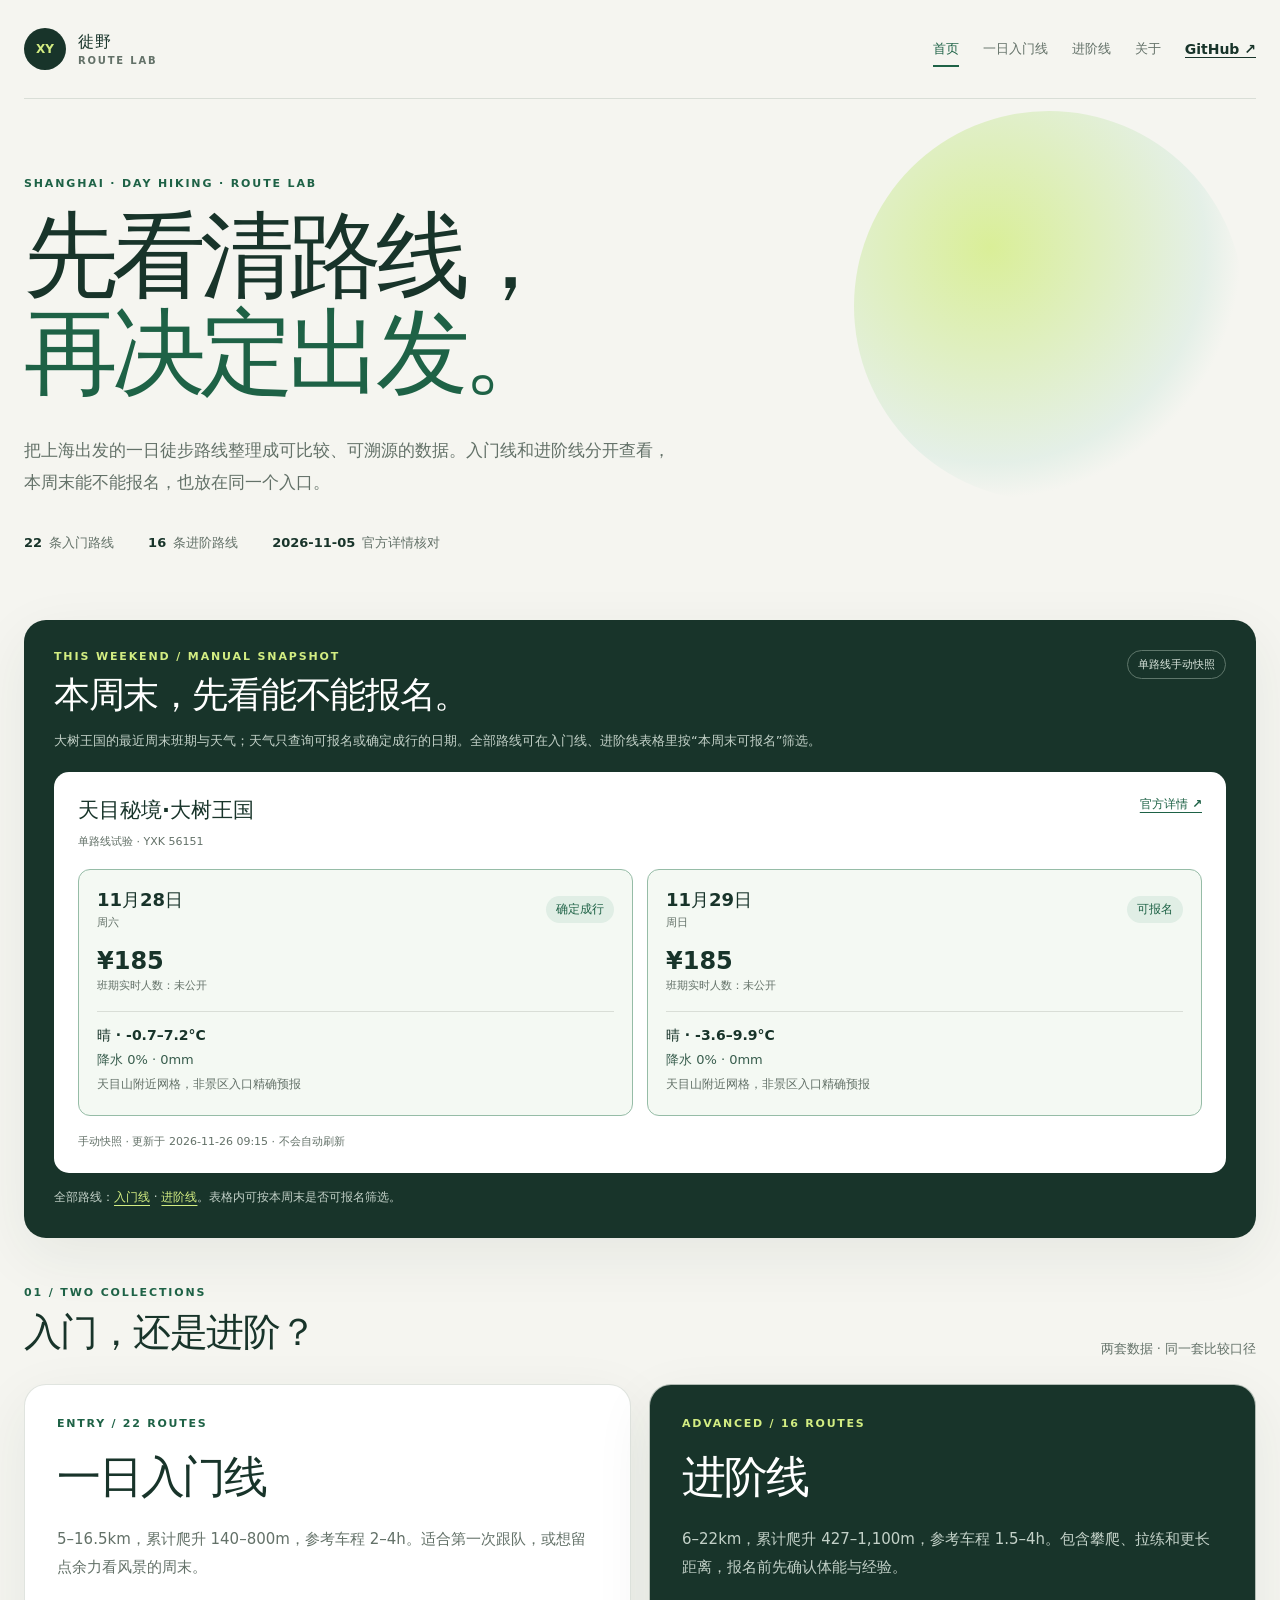
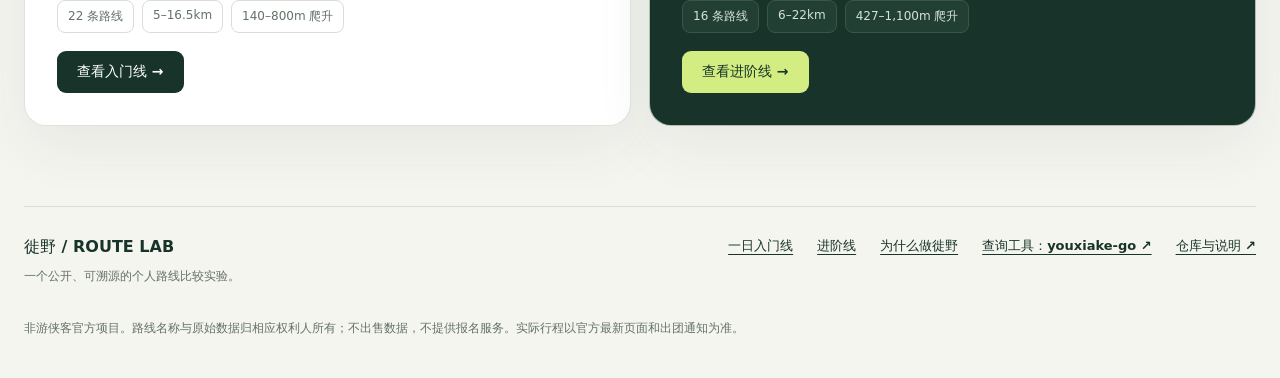
<file: index.html>
<!doctype html>
<html lang="zh-CN">
<head>
  <meta charset="utf-8">
  <meta name="viewport" content="width=device-width, initial-scale=1">
  <meta name="description" content="徙野：把上海出发的一日徒步路线整理成可比较、可溯源的数据，入门线与进阶线分开查看，并标注本周末能否报名。">
  <title>徙野 · 上海一日徒步路线对照</title>
  <link rel="icon" href="./favicon.svg" type="image/svg+xml">
  <link rel="stylesheet" href="./style.css?v=1.0.1">
  <script src="./weekend.js?v=1.0.1" defer></script>
</head>
<body>
  <main class="page-shell">
    <nav class="topbar" aria-label="项目导航">
      <a class="brand" href="./" aria-label="徙野首页">
        <span class="brand-mark" aria-hidden="true">XY</span>
        <span>徙野 <small>ROUTE LAB</small></span>
      </a>
      <div class="nav-links">
        <a class="nav-link" href="./" aria-current="page">首页</a>
        <a class="nav-link" href="./beginner.html">一日入门线</a>
        <a class="nav-link" href="./advanced.html">进阶线</a>
        <a class="nav-link" href="./about.html">关于</a>
        <a class="repo-link" href="https://github.com/JohnQsk/youxiake-hiking-routes">GitHub ↗</a>
      </div>
    </nav>

    <header class="hero">
      <p class="eyebrow">SHANGHAI · DAY HIKING · ROUTE LAB</p>
      <h1>先看清路线，<br><em>再决定出发。</em></h1>
      <p class="hero-copy">把上海出发的一日徒步路线整理成可比较、可溯源的数据。入门线和进阶线分开查看，本周末能不能报名，也放在同一个入口。</p>
      <div class="hero-meta" aria-label="数据集摘要">
        <span><strong>22</strong> 条入门路线</span>
        <span><strong>16</strong> 条进阶路线</span>
        <span><strong>2026-11-05</strong> 官方详情核对</span>
      </div>
    </header>

    <section class="weekend-preview" aria-labelledby="weekend-title">
      <div class="weekend-heading">
        <div>
          <p class="section-number">THIS WEEKEND / MANUAL SNAPSHOT</p>
          <h2 id="weekend-title">本周末，先看能不能报名。</h2>
        </div>
        <span class="experiment-badge">单路线手动快照</span>
      </div>
      <p class="weekend-intro">大树王国的最近周末班期与天气；天气只查询可报名或确定成行的日期。全部路线可在入门线、进阶线表格里按“本周末可报名”筛选。</p>
      <div id="weekend-preview-content" aria-live="polite">
        <p class="preview-loading">正在读取大树王国的手动快照…</p>
      </div>
      <noscript>本周预览需要 JavaScript，也可以直接查看 <a href="./data/weekend-preview.json">weekend-preview.json</a>。</noscript>
      <p class="weekend-more">全部路线：<a href="./beginner.html">入门线</a> · <a href="./advanced.html">进阶线</a>。表格内可按本周末是否可报名筛选。</p>
    </section>

    <section class="families" aria-labelledby="families-title">
      <div class="section-heading">
        <div>
          <p class="section-number">01 / TWO COLLECTIONS</p>
          <h2 id="families-title">入门，还是进阶？</h2>
        </div>
        <p class="result-summary">两套数据 · 同一套比较口径</p>
      </div>

      <div class="family-grid">
        <article class="family-card">
          <p class="family-label">ENTRY / 22 ROUTES</p>
          <h3>一日入门线</h3>
          <p class="family-copy">5–16.5km，累计爬升 140–800m，参考车程 2–4h。适合第一次跟队，或想留点余力看风景的周末。</p>
          <ul class="family-facts" aria-label="入门线数据摘要">
            <li>22 条路线</li>
            <li>5–16.5km</li>
            <li>140–800m 爬升</li>
          </ul>
          <a class="primary-link" href="./beginner.html">查看入门线 →</a>
        </article>

        <article class="family-card family-card-advanced">
          <p class="family-label">ADVANCED / 16 ROUTES</p>
          <h3>进阶线</h3>
          <p class="family-copy">6–22km，累计爬升 427–1,100m，参考车程 1.5–4h。包含攀爬、拉练和更长距离，报名前先确认体能与经验。</p>
          <ul class="family-facts" aria-label="进阶线数据摘要">
            <li>16 条路线</li>
            <li>6–22km</li>
            <li>427–1,100m 爬升</li>
          </ul>
          <a class="primary-link" href="./advanced.html">查看进阶线 →</a>
        </article>
      </div>
    </section>

    <footer>
      <div>
        <strong>徙野 / ROUTE LAB</strong>
        <p>一个公开、可溯源的个人路线比较实验。</p>
      </div>
      <div class="footer-links">
        <a href="./beginner.html">一日入门线</a>
        <a href="./advanced.html">进阶线</a>
        <a href="./about.html">为什么做徙野</a>
        <a href="https://github.com/vanawaker/youxiake-go">查询工具：youxiake-go ↗</a>
        <a href="https://github.com/JohnQsk/youxiake-hiking-routes">仓库与说明 ↗</a>
      </div>
      <p class="disclaimer">非游侠客官方项目。路线名称与原始数据归相应权利人所有；不出售数据，不提供报名服务。实际行程以官方最新页面和出团通知为准。</p>
    </footer>
  </main>
</body>
</html>
</file>
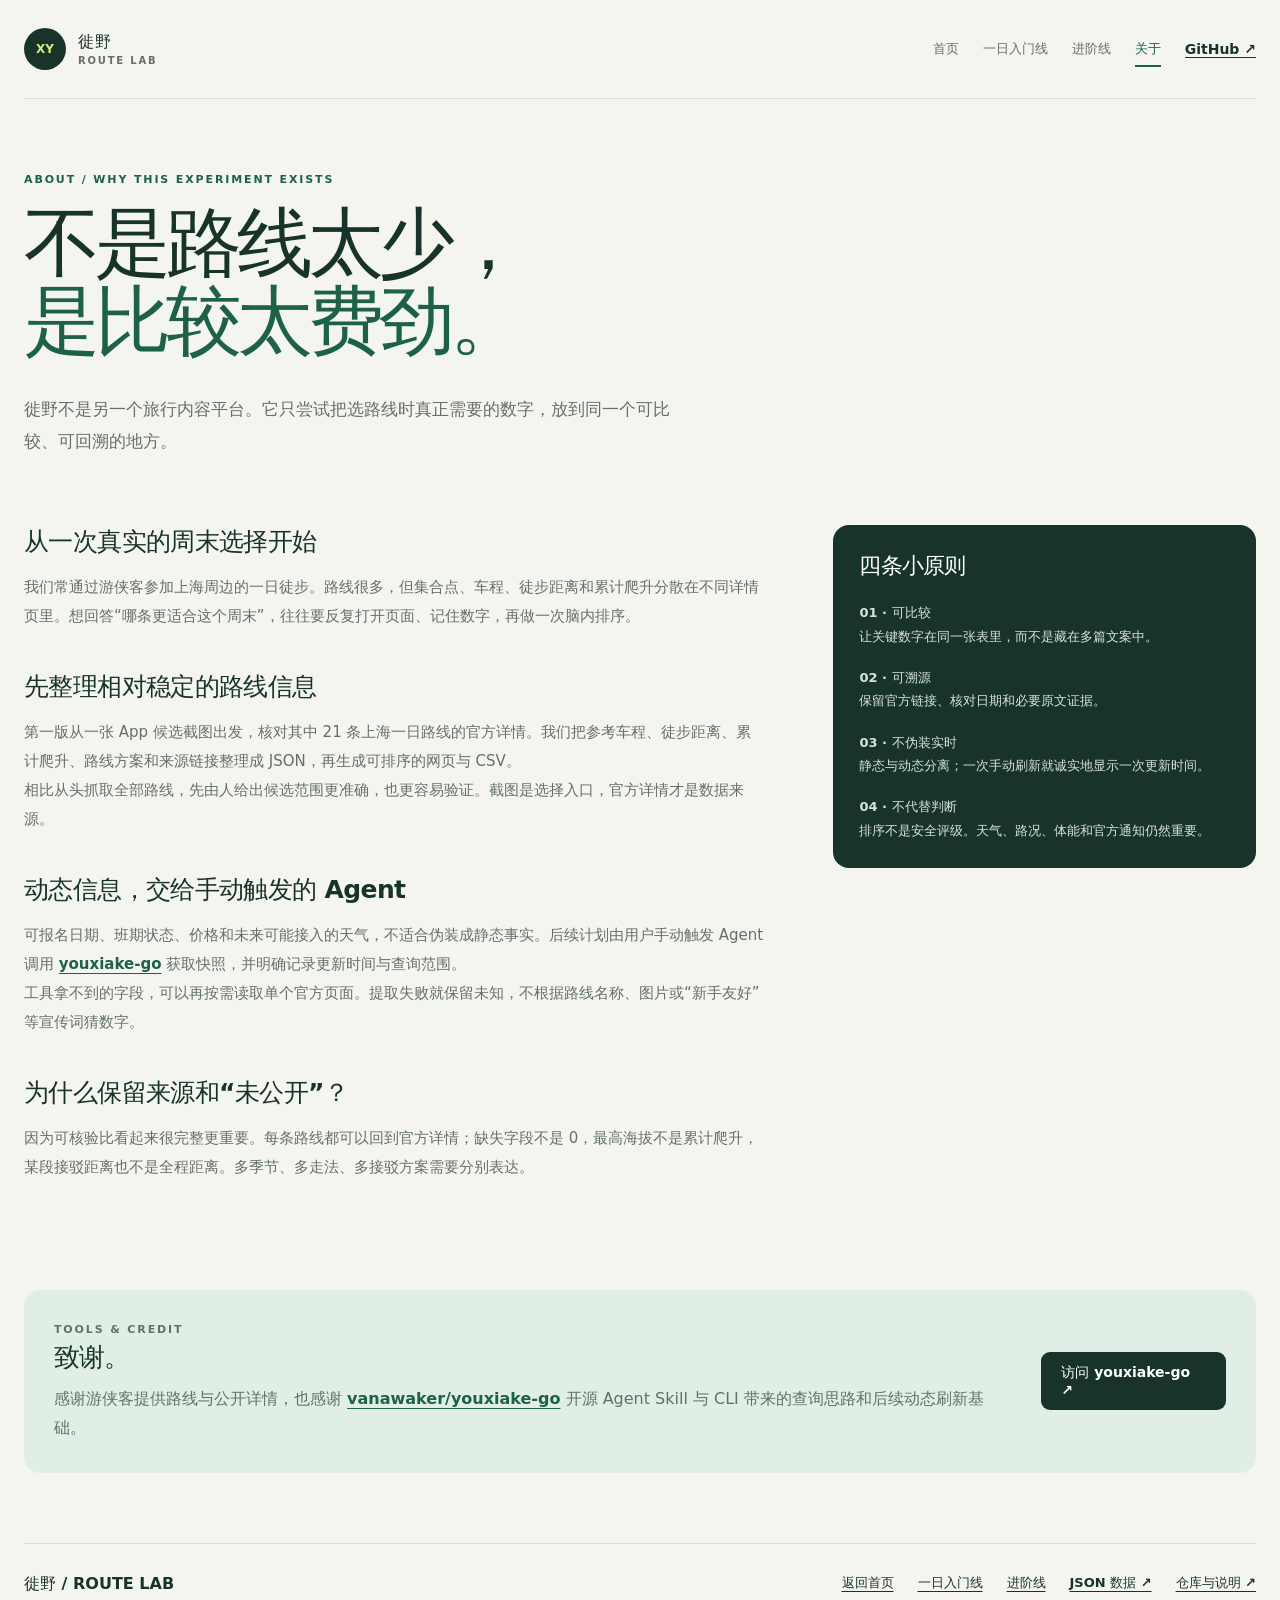
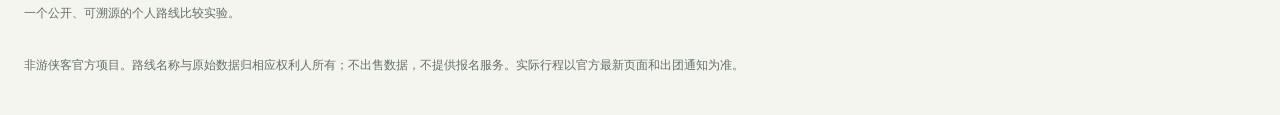
<file: about.html>
<!doctype html>
<html lang="zh-CN">
<head>
  <meta charset="utf-8">
  <meta name="viewport" content="width=device-width, initial-scale=1">
  <meta name="description" content="为什么设计徙野：让徒步路线比较回到车程、距离、爬升与可核验来源。">
  <title>为什么做徙野 · 关于这个实验</title>
  <link rel="icon" href="./favicon.svg" type="image/svg+xml">
  <link rel="stylesheet" href="./style.css?v=1.0.1">
</head>
<body>
  <main class="page-shell">
    <nav class="topbar" aria-label="项目导航">
      <a class="brand" href="./" aria-label="徙野首页">
        <span class="brand-mark" aria-hidden="true">XY</span>
        <span>徙野 <small>ROUTE LAB</small></span>
      </a>
      <div class="nav-links">
        <a class="nav-link" href="./">首页</a>
        <a class="nav-link" href="./beginner.html">一日入门线</a>
        <a class="nav-link" href="./advanced.html">进阶线</a>
        <a class="nav-link" href="./about.html" aria-current="page">关于</a>
        <a class="repo-link" href="https://github.com/JohnQsk/youxiake-hiking-routes">GitHub ↗</a>
      </div>
    </nav>

    <header class="subpage-hero">
      <p class="eyebrow">ABOUT / WHY THIS EXPERIMENT EXISTS</p>
      <h1>不是路线太少，<br><em>是比较太费劲。</em></h1>
      <p class="hero-copy">徙野不是另一个旅行内容平台。它只尝试把选路线时真正需要的数字，放到同一个可比较、可回溯的地方。</p>
    </header>

    <div class="about-grid">
      <article class="prose">
        <section>
          <h2>从一次真实的周末选择开始</h2>
          <p>我们常通过游侠客参加上海周边的一日徒步。路线很多，但集合点、车程、徒步距离和累计爬升分散在不同详情页里。想回答“哪条更适合这个周末”，往往要反复打开页面、记住数字，再做一次脑内排序。</p>
        </section>
        <section>
          <h2>先整理相对稳定的路线信息</h2>
          <p>第一版从一张 App 候选截图出发，核对其中 21 条上海一日路线的官方详情。我们把参考车程、徒步距离、累计爬升、路线方案和来源链接整理成 JSON，再生成可排序的网页与 CSV。</p>
          <p>相比从头抓取全部路线，先由人给出候选范围更准确，也更容易验证。截图是选择入口，官方详情才是数据来源。</p>
        </section>
        <section>
          <h2>动态信息，交给手动触发的 Agent</h2>
          <p>可报名日期、班期状态、价格和未来可能接入的天气，不适合伪装成静态事实。后续计划由用户手动触发 Agent 调用 <a href="https://github.com/vanawaker/youxiake-go">youxiake-go</a> 获取快照，并明确记录更新时间与查询范围。</p>
          <p>工具拿不到的字段，可以再按需读取单个官方页面。提取失败就保留未知，不根据路线名称、图片或“新手友好”等宣传词猜数字。</p>
        </section>
        <section>
          <h2>为什么保留来源和“未公开”？</h2>
          <p>因为可核验比看起来很完整更重要。每条路线都可以回到官方详情；缺失字段不是 0，最高海拔不是累计爬升，某段接驳距离也不是全程距离。多季节、多走法、多接驳方案需要分别表达。</p>
        </section>
      </article>

      <aside class="principle-card" aria-label="项目原则">
        <h2>四条小原则</h2>
        <p><strong>01 · 可比较</strong><br>让关键数字在同一张表里，而不是藏在多篇文案中。</p>
        <p><strong>02 · 可溯源</strong><br>保留官方链接、核对日期和必要原文证据。</p>
        <p><strong>03 · 不伪装实时</strong><br>静态与动态分离；一次手动刷新就诚实地显示一次更新时间。</p>
        <p><strong>04 · 不代替判断</strong><br>排序不是安全评级。天气、路况、体能和官方通知仍然重要。</p>
      </aside>
    </div>

    <section class="credit-box" aria-labelledby="credit-title">
      <div>
        <p class="section-number">TOOLS & CREDIT</p>
        <h2 id="credit-title">致谢。</h2>
        <p>感谢游侠客提供路线与公开详情，也感谢 <a href="https://github.com/vanawaker/youxiake-go">vanawaker/youxiake-go</a> 开源 Agent Skill 与 CLI 带来的查询思路和后续动态刷新基础。</p>
      </div>
      <a class="primary-link" href="https://github.com/vanawaker/youxiake-go">访问 youxiake-go ↗</a>
    </section>

    <footer>
      <div>
        <strong>徙野 / ROUTE LAB</strong>
        <p>一个公开、可溯源的个人路线比较实验。</p>
      </div>
      <div class="footer-links">
        <a href="./">返回首页</a>
        <a href="./beginner.html">一日入门线</a>
        <a href="./advanced.html">进阶线</a>
        <a href="./data/routes.json">JSON 数据 ↗</a>
        <a href="https://github.com/JohnQsk/youxiake-hiking-routes">仓库与说明 ↗</a>
      </div>
      <p class="disclaimer">非游侠客官方项目。路线名称与原始数据归相应权利人所有；不出售数据，不提供报名服务。实际行程以官方最新页面和出团通知为准。</p>
    </footer>
  </main>
</body>
</html>
</file>
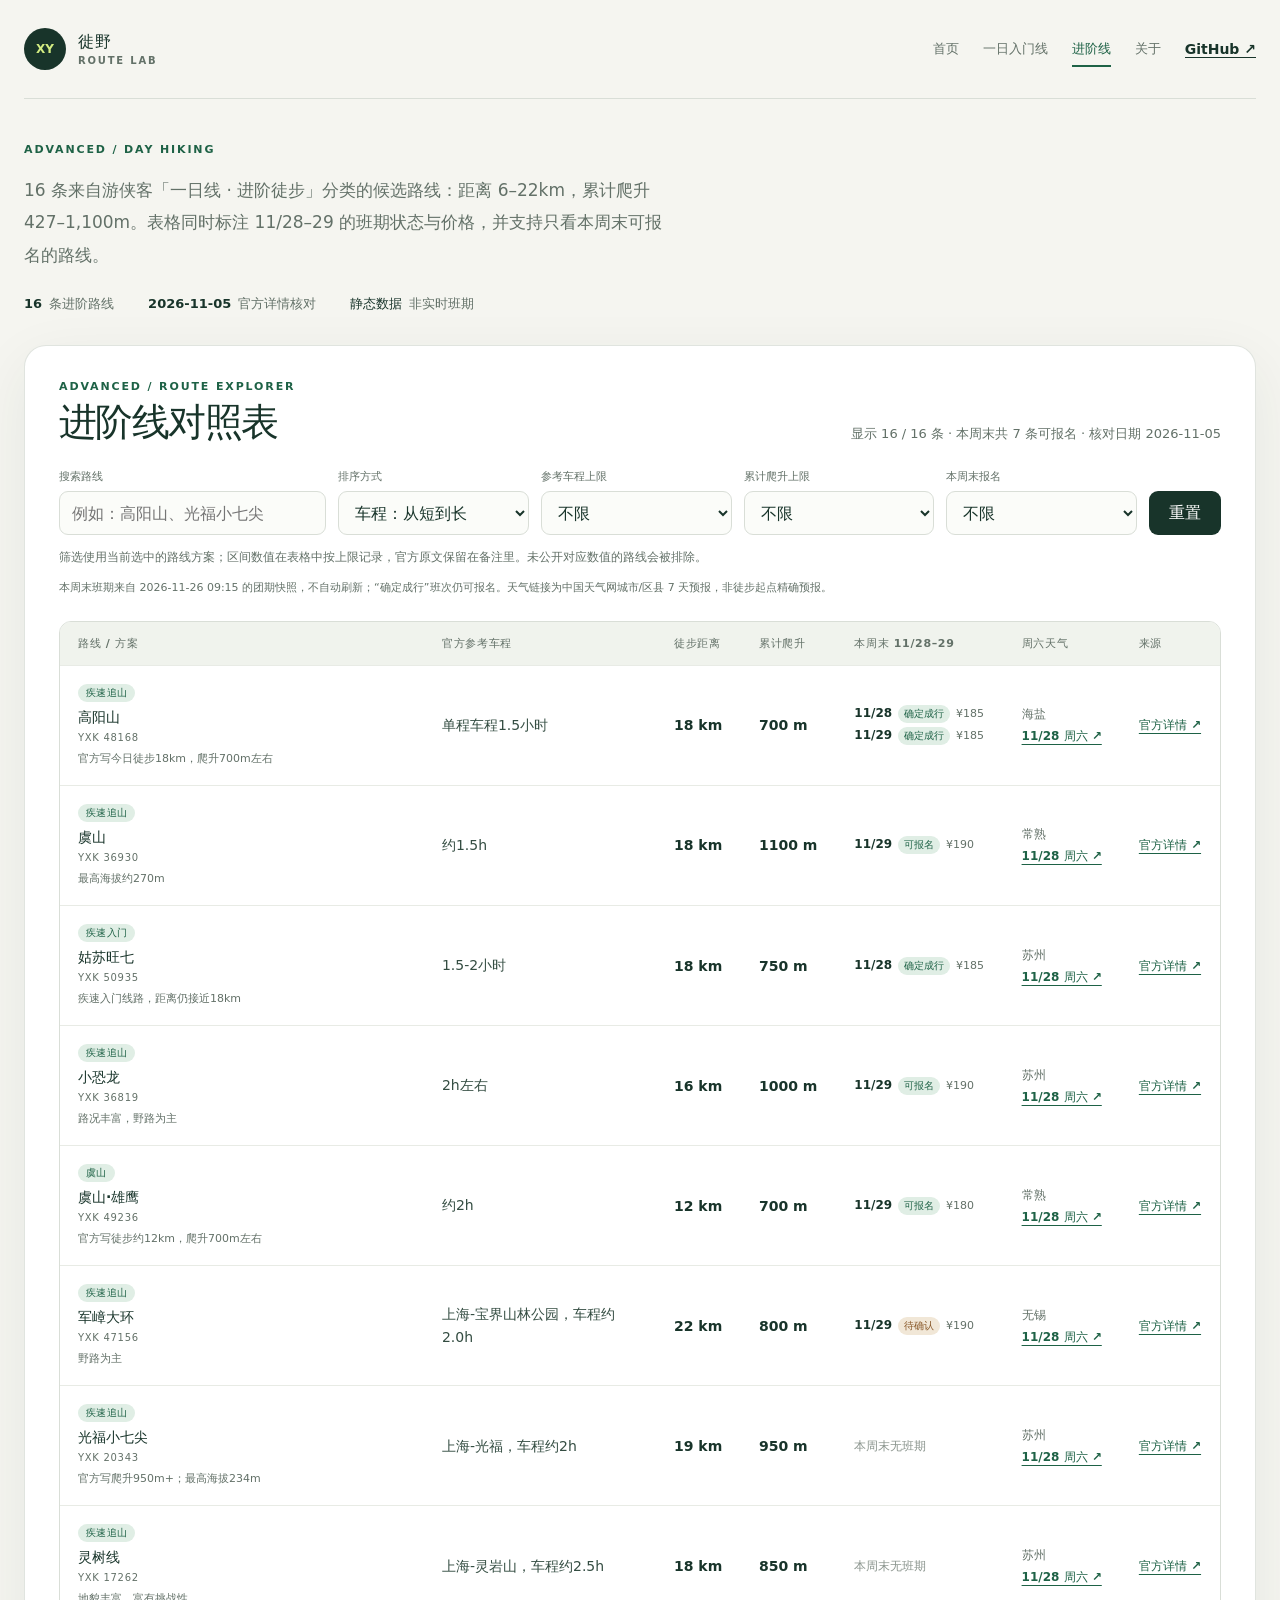
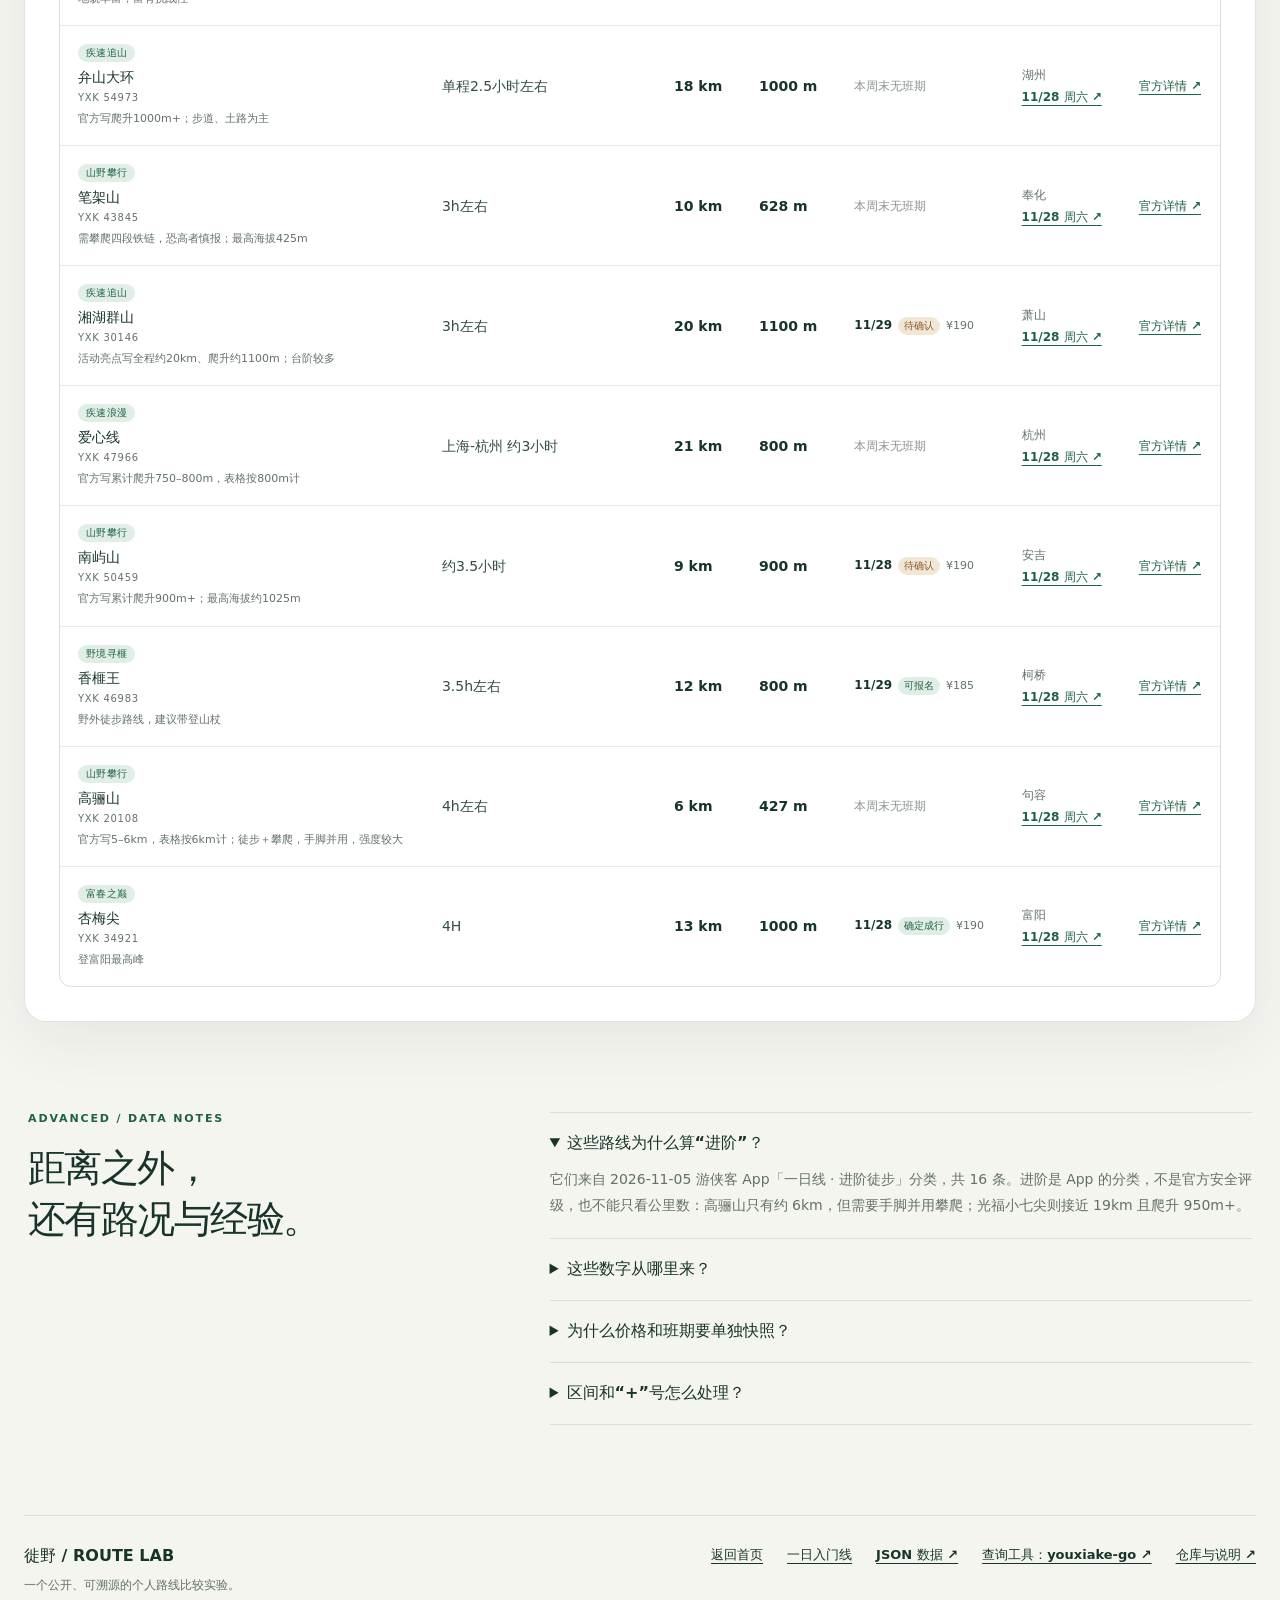
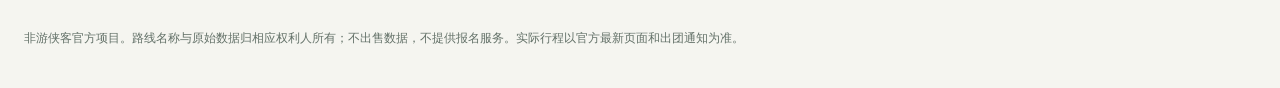
<file: advanced.html>
<!doctype html>
<html lang="zh-CN">
<head>
  <meta charset="utf-8">
  <meta name="viewport" content="width=device-width, initial-scale=1">
  <meta name="description" content="16 条上海出发的一日进阶徒步路线：按官方参考车程、徒步距离和累计爬升比较。">
  <title>进阶线 · 徙野</title>
  <link rel="icon" href="./favicon.svg" type="image/svg+xml">
  <link rel="stylesheet" href="./style.css?v=1.0.1">
  <script src="./app.js?v=1.0.1" defer></script>
</head>
<body data-routes="./data/advanced-routes.json" data-weekend="./data/weekend-availability.json">
  <main class="page-shell">
    <nav class="topbar" aria-label="项目导航">
      <a class="brand" href="./" aria-label="徙野首页">
        <span class="brand-mark" aria-hidden="true">XY</span>
        <span>徙野 <small>ROUTE LAB</small></span>
      </a>
      <div class="nav-links">
        <a class="nav-link" href="./">首页</a>
        <a class="nav-link" href="./beginner.html">一日入门线</a>
        <a class="nav-link" href="./advanced.html" aria-current="page">进阶线</a>
        <a class="nav-link" href="./about.html">关于</a>
        <a class="repo-link" href="https://github.com/JohnQsk/youxiake-hiking-routes">GitHub ↗</a>
      </div>
    </nav>

    <header class="subpage-hero compact">
      <p class="eyebrow">ADVANCED / DAY HIKING</p>
      <p class="hero-copy">16 条来自游侠客「一日线 · 进阶徒步」分类的候选路线：距离 6–22km，累计爬升 427–1,100m。表格同时标注 11/28–29 的班期状态与价格，并支持只看本周末可报名的路线。</p>
      <div class="hero-meta" aria-label="进阶数据集摘要">
        <span><strong id="route-total">16</strong> 条进阶路线</span>
        <span><strong>2026-11-05</strong> 官方详情核对</span>
        <span><strong>静态数据</strong> 非实时班期</span>
      </div>
    </header>

    <section class="explorer" aria-labelledby="advanced-title">
      <div class="section-heading">
        <div>
          <p class="section-number">ADVANCED / ROUTE EXPLORER</p>
          <h1 id="advanced-title" class="table-title">进阶线对照表</h1>
        </div>
        <p id="result-summary" class="result-summary" aria-live="polite">正在读取进阶路线…</p>
      </div>

      <div class="controls with-weekend" aria-label="进阶路线筛选与排序">
        <label class="search-control">
          <span>搜索路线</span>
          <input id="search" type="search" placeholder="例如：高阳山、光福小七尖" autocomplete="off">
        </label>
        <label>
          <span>排序方式</span>
          <select id="sort">
            <option value="drive-asc">车程：从短到长</option>
            <option value="drive-desc">车程：从长到短</option>
            <option value="distance-asc">距离：从短到长</option>
            <option value="distance-desc">距离：从长到短</option>
            <option value="ascent-asc">爬升：从低到高</option>
            <option value="ascent-desc">爬升：从高到低</option>
            <option value="screenshot">截图原始顺序</option>
          </select>
        </label>
        <label>
          <span>参考车程上限</span>
          <select id="max-drive">
            <option value="">不限</option>
            <option value="120">≤ 2 小时</option>
            <option value="150">≤ 2.5 小时</option>
            <option value="180">≤ 3 小时</option>
            <option value="210">≤ 3.5 小时</option>
            <option value="240">≤ 4 小时</option>
          </select>
        </label>
        <label>
          <span>累计爬升上限</span>
          <select id="max-ascent">
            <option value="">不限</option>
            <option value="500">≤ 500m</option>
            <option value="700">≤ 700m</option>
            <option value="900">≤ 900m</option>
            <option value="1000">≤ 1,000m</option>
            <option value="1200">≤ 1,200m</option>
          </select>
        </label>
        <label>
          <span>本周末报名</span>
          <select id="weekend-filter">
            <option value="">不限</option>
            <option value="bookable">可报名</option>
            <option value="unavailable">不可报名</option>
          </select>
        </label>
        <button id="reset" class="reset-button" type="button">重置</button>
      </div>

      <p class="control-note">筛选使用当前选中的路线方案；区间数值在表格中按上限记录，官方原文保留在备注里。未公开对应数值的路线会被排除。</p>
      <p id="weekend-note" class="weekend-note">本周末班期来自 2026-11-05 11:45 的团期快照，不自动刷新；“确定成行”班次仍可报名。</p>

      <div class="table-wrap" tabindex="0" aria-label="可横向滚动的进阶路线表">
        <table class="weekend-table">
          <thead>
            <tr>
              <th scope="col">路线 / 方案</th>
              <th scope="col">官方参考车程</th>
              <th scope="col">徒步距离</th>
              <th scope="col">累计爬升</th>
              <th scope="col">本周末 11/28–29</th>
              <th scope="col">周六天气</th>
              <th scope="col">来源</th>
            </tr>
          </thead>
          <tbody id="route-rows"></tbody>
        </table>
      </div>
      <p id="empty-state" class="empty-state" hidden>没有符合条件的路线。试试放宽筛选，或切换多方案路线。</p>
      <noscript>此对照表需要 JavaScript；也可以直接查看 <a href="./data/advanced-routes.json">advanced-routes.json</a>。</noscript>
    </section>

    <section class="notes" aria-labelledby="advanced-notes-title">
      <div>
        <p class="section-number">ADVANCED / DATA NOTES</p>
        <h2 id="advanced-notes-title">距离之外，<br>还有路况与经验。</h2>
      </div>
      <div class="note-list">
        <details open>
          <summary>这些路线为什么算“进阶”？</summary>
          <p>它们来自 2026-11-05 游侠客 App「一日线 · 进阶徒步」分类，共 16 条。进阶是 App 的分类，不是官方安全评级，也不能只看公里数：高骊山只有约 6km，但需要手脚并用攀爬；光福小七尖则接近 19km 且爬升 950m+。</p>
        </details>
        <details>
          <summary>这些数字从哪里来？</summary>
          <p>用 youxiake-go 按关键词检索活动 ID，再逐条回到游侠客公开详情页核对「车程」「徒步」字段，保留来源链接、核对日期和必要短摘录。工具只负责定位活动，数值以官方页面为准。</p>
        </details>
        <details>
          <summary>为什么价格和班期要单独快照？</summary>
          <p>班期、价格和余位都是动态信息，不写进路线数据集。这里另存一份 2026-11-26 09:15 的团期快照，只覆盖本周末 11/28–29，不自动刷新；“确定成行”班次仍可报名。报名人数不展示，因为历史累计报名数不等于当前余位。</p>
        </details>
        <details>
          <summary>区间和“+”号怎么处理？</summary>
          <p>官方写 5–6km、750–800m 或 950m+ 时，表格按上限记录，并在备注保留原文；这不是精确值。官方没有写明的字段保持 <code>null</code>，不会用 0 或最高海拔代替累计爬升。</p>
        </details>
      </div>
    </section>

    <footer>
      <div>
        <strong>徙野 / ROUTE LAB</strong>
        <p>一个公开、可溯源的个人路线比较实验。</p>
      </div>
      <div class="footer-links">
        <a href="./">返回首页</a>
        <a href="./beginner.html">一日入门线</a>
        <a href="./data/advanced-routes.json">JSON 数据 ↗</a>
        <a href="https://github.com/vanawaker/youxiake-go">查询工具：youxiake-go ↗</a>
        <a href="https://github.com/JohnQsk/youxiake-hiking-routes">仓库与说明 ↗</a>
      </div>
      <p class="disclaimer">非游侠客官方项目。路线名称与原始数据归相应权利人所有；不出售数据，不提供报名服务。实际行程以官方最新页面和出团通知为准。</p>
    </footer>
  </main>
</body>
</html>
</file>
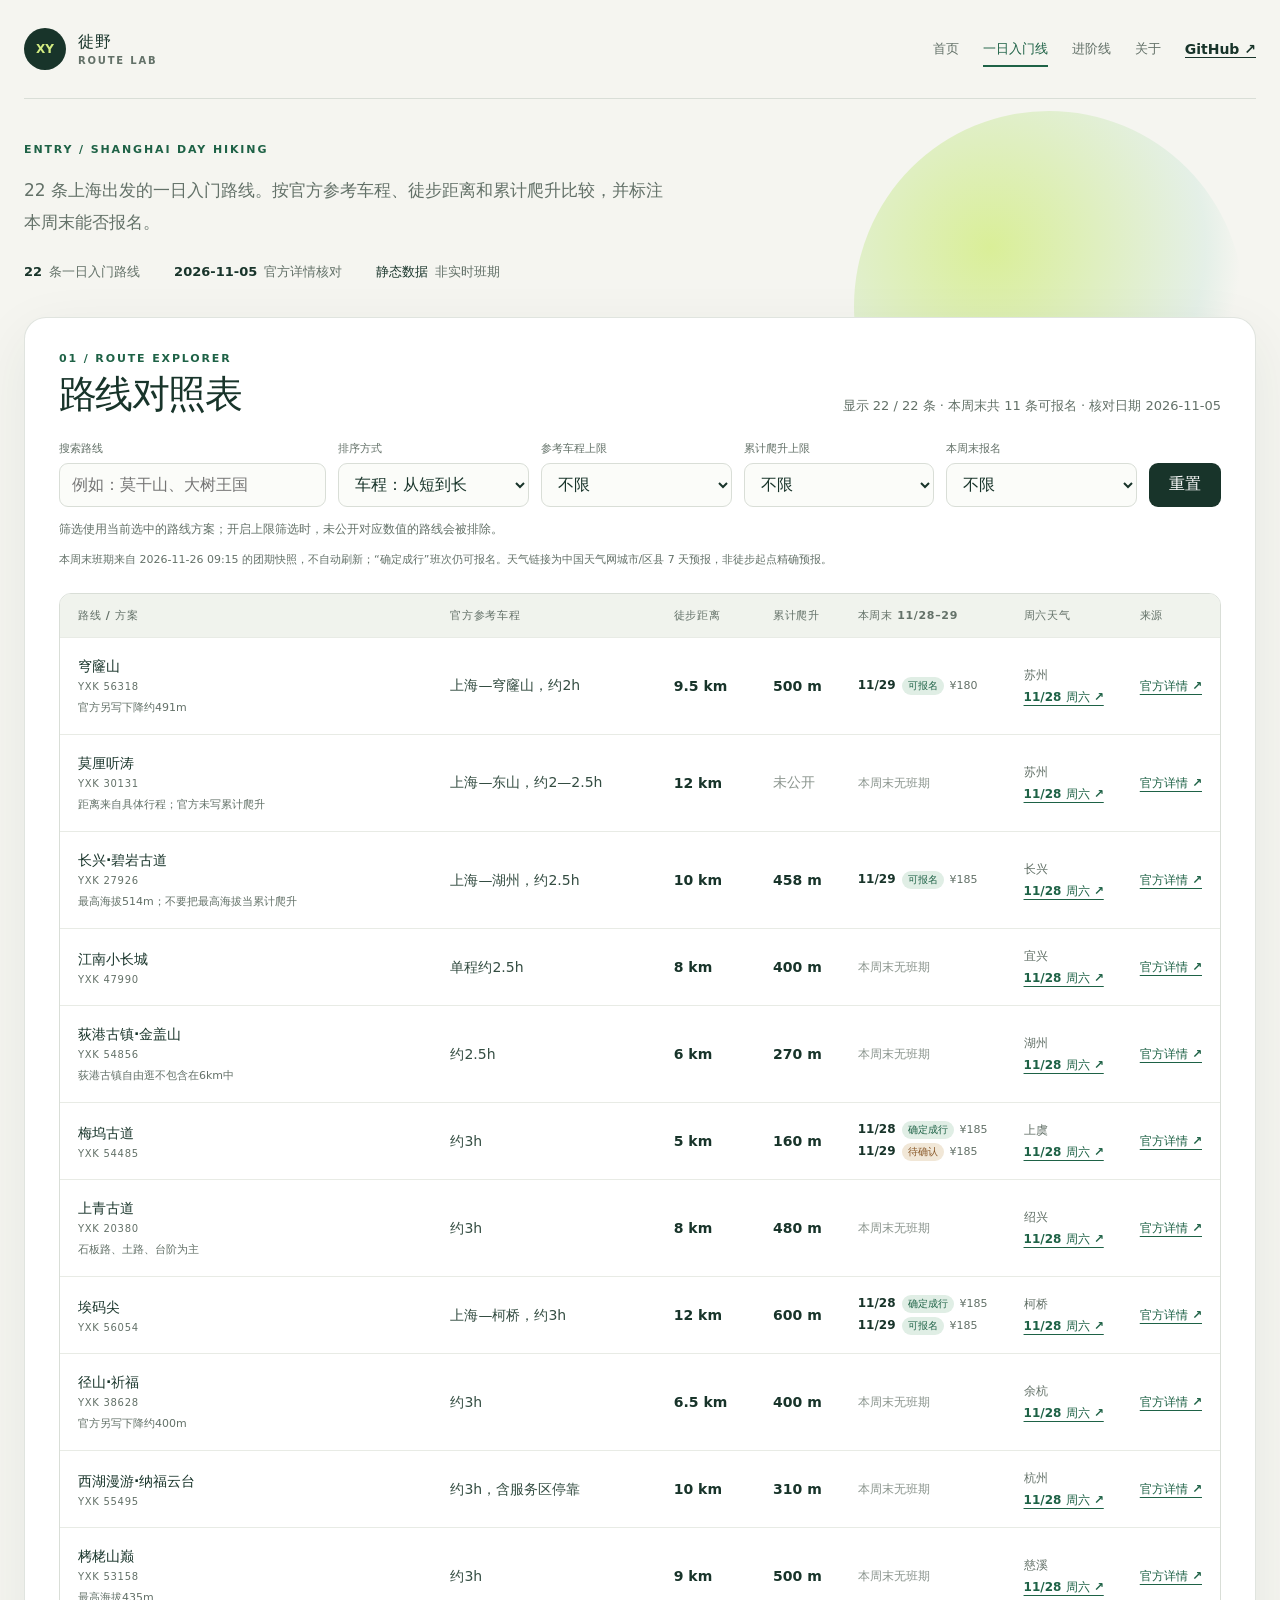
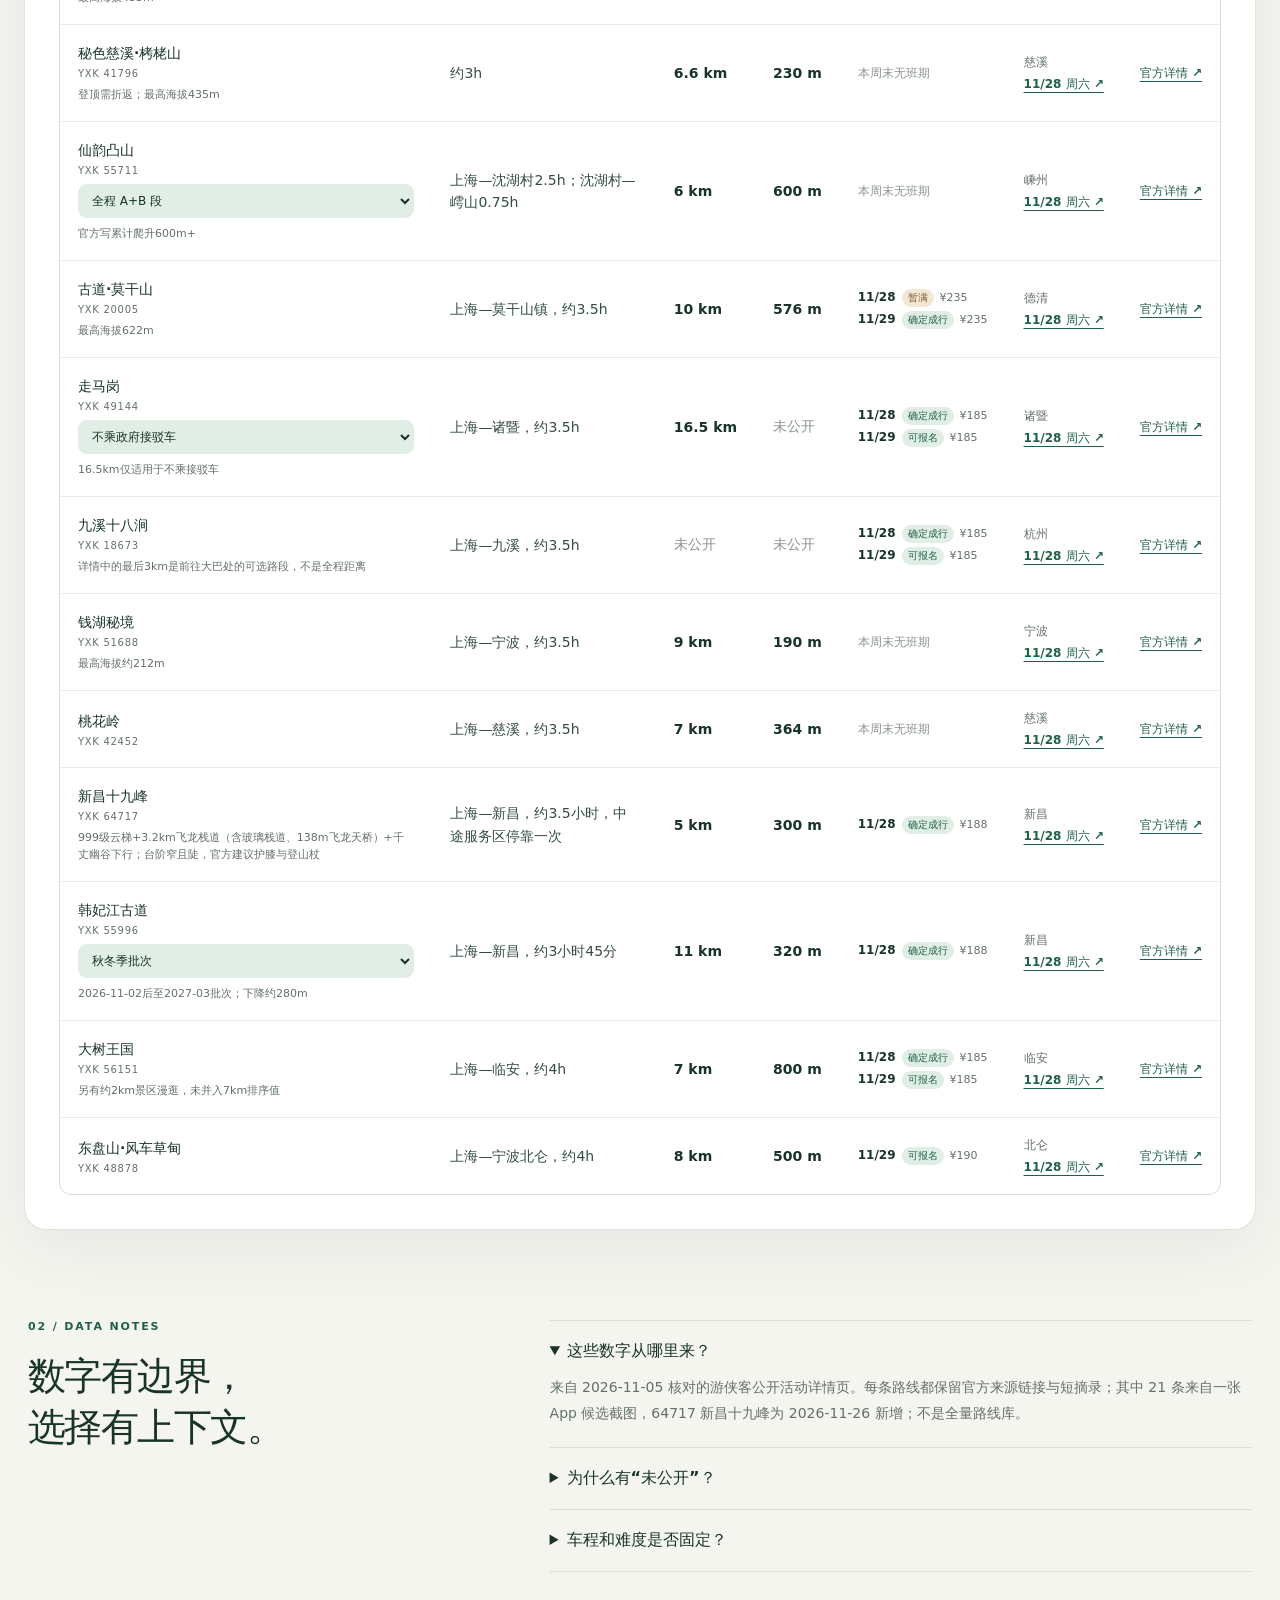
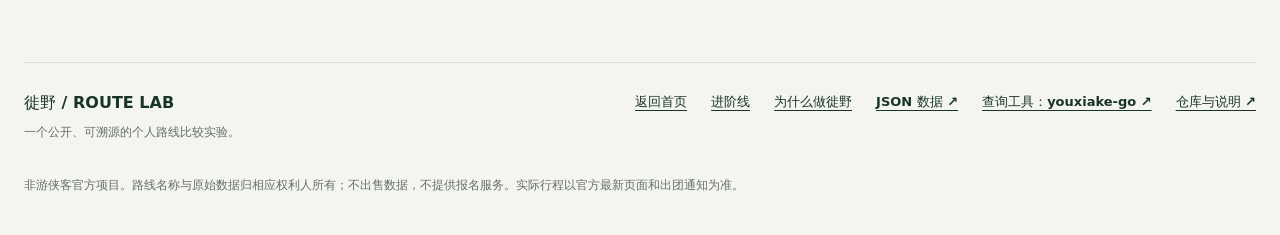
<file: beginner.html>
<!doctype html>
<html lang="zh-CN">
<head>
  <meta charset="utf-8">
  <meta name="viewport" content="width=device-width, initial-scale=1">
  <meta name="description" content="22 条上海出发的一日入门徒步路线，按官方参考车程、距离与累计爬升比较。">
  <title>一日入门线 · 徙野</title>
  <link rel="icon" href="./favicon.svg" type="image/svg+xml">
  <link rel="stylesheet" href="./style.css?v=1.0.1">
  <script src="./app.js?v=1.0.1" defer></script>
</head>
<body data-routes="./data/routes.json" data-weekend="./data/weekend-availability.json">
  <main class="page-shell">
    <nav class="topbar" aria-label="项目导航">
      <a class="brand" href="./" aria-label="徙野首页">
        <span class="brand-mark" aria-hidden="true">XY</span>
        <span>徙野 <small>ROUTE LAB</small></span>
      </a>
      <div class="nav-links">
        <a class="nav-link" href="./">首页</a>
        <a class="nav-link" href="./beginner.html" aria-current="page">一日入门线</a>
        <a class="nav-link" href="./advanced.html">进阶线</a>
        <a class="nav-link" href="./about.html">关于</a>
        <a class="repo-link" href="https://github.com/JohnQsk/youxiake-hiking-routes">GitHub ↗</a>
      </div>
    </nav>

    <header class="hero hero-compact">
      <p class="eyebrow">ENTRY / SHANGHAI DAY HIKING</p>
      <p class="hero-copy">22 条上海出发的一日入门路线。按官方参考车程、徒步距离和累计爬升比较，并标注本周末能否报名。</p>
      <div class="hero-meta" aria-label="数据集摘要">
        <span><strong id="route-total">22</strong> 条一日入门路线</span>
        <span><strong>2026-11-05</strong> 官方详情核对</span>
        <span><strong>静态数据</strong> 非实时班期</span>
      </div>
    </header>

    <section class="explorer" aria-labelledby="explorer-title">
      <div class="section-heading">
        <div>
          <p class="section-number">01 / ROUTE EXPLORER</p>
          <h1 id="explorer-title" class="table-title">路线对照表</h1>
        </div>
        <p id="result-summary" class="result-summary" aria-live="polite">正在读取路线数据…</p>
      </div>

      <div class="controls with-weekend" aria-label="路线筛选与排序">
        <label class="search-control">
          <span>搜索路线</span>
          <input id="search" type="search" placeholder="例如：莫干山、大树王国" autocomplete="off">
        </label>
        <label>
          <span>排序方式</span>
          <select id="sort">
            <option value="drive-asc">车程：从短到长</option>
            <option value="drive-desc">车程：从长到短</option>
            <option value="distance-asc">距离：从短到长</option>
            <option value="distance-desc">距离：从长到短</option>
            <option value="ascent-asc">爬升：从低到高</option>
            <option value="ascent-desc">爬升：从高到低</option>
            <option value="screenshot">截图原始顺序</option>
          </select>
        </label>
        <label>
          <span>参考车程上限</span>
          <select id="max-drive">
            <option value="">不限</option>
            <option value="120">≤ 2 小时</option>
            <option value="150">≤ 2.5 小时</option>
            <option value="180">≤ 3 小时</option>
            <option value="210">≤ 3.5 小时</option>
            <option value="240">≤ 4 小时</option>
          </select>
        </label>
        <label>
          <span>累计爬升上限</span>
          <select id="max-ascent">
            <option value="">不限</option>
            <option value="200">≤ 200m</option>
            <option value="300">≤ 300m</option>
            <option value="400">≤ 400m</option>
            <option value="500">≤ 500m</option>
            <option value="600">≤ 600m</option>
            <option value="800">≤ 800m</option>
          </select>
        </label>
        <label>
          <span>本周末报名</span>
          <select id="weekend-filter">
            <option value="">不限</option>
            <option value="bookable">可报名</option>
            <option value="unavailable">不可报名</option>
          </select>
        </label>
        <button id="reset" class="reset-button" type="button">重置</button>
      </div>

      <p class="control-note">筛选使用当前选中的路线方案；开启上限筛选时，未公开对应数值的路线会被排除。</p>
      <p id="weekend-note" class="weekend-note">本周末班期来自 2026-11-05 11:45 的团期快照，不自动刷新；“确定成行”班次仍可报名。</p>

      <div class="table-wrap" tabindex="0" aria-label="可横向滚动的路线表">
        <table class="weekend-table">
          <thead>
            <tr>
              <th scope="col">路线 / 方案</th>
              <th scope="col">官方参考车程</th>
              <th scope="col">徒步距离</th>
              <th scope="col">累计爬升</th>
              <th scope="col">本周末 11/28–29</th>
              <th scope="col">周六天气</th>
              <th scope="col">来源</th>
            </tr>
          </thead>
          <tbody id="route-rows"></tbody>
        </table>
      </div>
      <p id="empty-state" class="empty-state" hidden>没有符合条件的路线。试试放宽筛选，或切换多方案路线。</p>
      <noscript>此对照表需要 JavaScript；也可以直接查看 <a href="./data/routes.json">routes.json</a>。</noscript>
    </section>

    <section class="notes" aria-labelledby="notes-title">
      <div>
        <p class="section-number">02 / DATA NOTES</p>
        <h2 id="notes-title">数字有边界，<br>选择有上下文。</h2>
      </div>
      <div class="note-list">
        <details open>
          <summary>这些数字从哪里来？</summary>
          <p>来自 2026-11-05 核对的游侠客公开活动详情页。每条路线都保留官方来源链接与短摘录；其中 21 条来自一张 App 候选截图，64717 新昌十九峰为 2026-11-26 新增；不是全量路线库。</p>
        </details>
        <details>
          <summary>为什么有“未公开”？</summary>
          <p>未公开表示官方页面没有明确写出总量，绝不按 0 处理。最高海拔、下降、某一段接驳距离也不会被误当成累计爬升或全程徒步距离。</p>
        </details>
        <details>
          <summary>车程和难度是否固定？</summary>
          <p>车程是官方写明的单程或分段参考时间，不是实时导航时间。距离和爬升也不等于完整难度；天气、路况、季节与个人体能仍需另行判断。</p>
        </details>
      </div>
    </section>

    <footer>
      <div>
        <strong>徙野 / ROUTE LAB</strong>
        <p>一个公开、可溯源的个人路线比较实验。</p>
      </div>
      <div class="footer-links">
        <a href="./">返回首页</a>
        <a href="./advanced.html">进阶线</a>
        <a href="./about.html">为什么做徙野</a>
        <a href="./data/routes.json">JSON 数据 ↗</a>
        <a href="https://github.com/vanawaker/youxiake-go">查询工具：youxiake-go ↗</a>
        <a href="https://github.com/JohnQsk/youxiake-hiking-routes">仓库与说明 ↗</a>
      </div>
      <p class="disclaimer">非游侠客官方项目。路线名称与原始数据归相应权利人所有；不出售数据，不提供报名服务。实际行程以官方最新页面和出团通知为准。</p>
    </footer>
  </main>
</body>
</html>
</file>
<file: style.css>
:root {
  --paper: #f5f5f0;
  --surface: #ffffff;
  --ink: #18342a;
  --muted: #637168;
  --line: #d9ded7;
  --green: #1e6246;
  --green-light: #e0eee5;
  --lime: #d3ed82;
  --shadow: 0 18px 60px rgba(24, 52, 42, .07);
  font-family: Inter, "PingFang SC", "Microsoft YaHei", system-ui, sans-serif;
  color: var(--ink);
  background: var(--paper);
  font-synthesis: none;
}

* { box-sizing: border-box; }
html { scroll-behavior: smooth; }
body { margin: 0; min-width: 320px; }
a { color: inherit; text-underline-offset: 4px; }
button, input, select { font: inherit; }
button, select { cursor: pointer; }

.page-shell { width: min(1320px, calc(100% - 48px)); margin: 0 auto; }
.topbar { display: flex; justify-content: space-between; align-items: center; padding: 28px 0; border-bottom: 1px solid var(--line); }
.brand { display: inline-flex; align-items: center; gap: 12px; text-decoration: none; font-weight: 800; letter-spacing: .08em; }
.brand small { display: block; margin-top: 2px; color: var(--muted); font-size: 10px; letter-spacing: .18em; }
.brand-mark { display: grid; place-items: center; width: 42px; height: 42px; border-radius: 50%; background: var(--ink); color: var(--lime); font-size: 12px; letter-spacing: 0; }
.nav-links { display: flex; align-items: center; flex-wrap: wrap; gap: 24px; }
.nav-link { position: relative; color: var(--muted); font-size: 13px; font-weight: 650; text-decoration: none; }
.nav-link:hover, .nav-link[aria-current="page"] { color: var(--green); }
.nav-link[aria-current="page"]::after { content: ""; position: absolute; left: 0; right: 0; bottom: -9px; height: 2px; background: var(--green); }
.repo-link { font-size: 14px; font-weight: 650; text-decoration: none; border-bottom: 1px solid var(--ink); }

.hero { padding: 78px 0 68px; position: relative; overflow: hidden; }
.hero::after { content: ""; position: absolute; z-index: -1; width: 390px; height: 390px; right: 1%; top: 12px; border-radius: 50%; background: radial-gradient(circle at 35% 35%, var(--lime), var(--green-light) 60%, transparent 70%); opacity: .8; }
.eyebrow, .section-number { margin: 0 0 18px; color: var(--green); font-size: 11px; font-weight: 800; letter-spacing: .17em; }
h1 { max-width: 820px; margin: 0; font-size: clamp(48px, 7.5vw, 94px); line-height: 1.03; letter-spacing: -.065em; font-weight: 800; }
h1 em { color: var(--green); font-style: normal; }
.hero-copy { max-width: 650px; margin: 32px 0 36px; color: var(--muted); font-size: 17px; line-height: 1.9; }
.hero-meta { display: flex; flex-wrap: wrap; gap: 12px 34px; color: var(--muted); font-size: 13px; }
.hero-meta span { display: flex; align-items: baseline; gap: 7px; }
.hero-meta strong { color: var(--ink); font-weight: 700; }
.hero.hero-compact { padding: 44px 0 36px; }
.hero-compact .hero-copy { margin: 0 0 24px; }
.subpage-hero.compact { padding: 44px 0 32px; }
.subpage-hero.compact .hero-copy { margin: 0 0 24px; }
h1.table-title { max-width: none; margin: 0; font-size: clamp(28px, 3vw, 40px); line-height: 1.1; letter-spacing: -.04em; }

.weekend-preview { margin-bottom: 28px; padding: 30px; border-radius: 22px; background: var(--ink); color: white; box-shadow: var(--shadow); }
.weekend-heading { display: flex; justify-content: space-between; align-items: start; gap: 20px; }
.weekend-preview .section-number { margin-bottom: 8px; color: var(--lime); }
.weekend-heading h2 { font-size: clamp(25px, 3vw, 36px); }
.experiment-badge { flex: none; padding: 6px 10px; border: 1px solid #5f776b; border-radius: 999px; color: #d6e2d9; font-size: 11px; }
.weekend-intro { margin: 12px 0 22px; color: #c3d1c8; font-size: 13px; }
.weekend-route-card { padding: 24px; border-radius: 15px; background: var(--surface); color: var(--ink); }
.weekend-route-header { display: flex; justify-content: space-between; align-items: start; gap: 20px; margin-bottom: 20px; }
.weekend-route-header h3 { margin: 0 0 6px; font-size: 21px; }
.snapshot-label { color: var(--muted); font-size: 11px; }
.day-grid { display: grid; grid-template-columns: repeat(2, minmax(0, 1fr)); gap: 14px; }
.day-card { padding: 18px; border: 1px solid var(--line); border-radius: 12px; background: #fbfcf9; }
.day-card.status-available, .day-card.status-confirmed { border-color: #96bca7; background: #f4f9f3; }
.day-heading { display: flex; justify-content: space-between; align-items: center; gap: 12px; }
.day-date { display: block; font-size: 18px; }
.weekday { display: block; margin-top: 3px; color: var(--muted); font-size: 11px; }
.status-pill { padding: 5px 10px; border-radius: 999px; background: #e6e9e4; color: #59655e; font-size: 12px; font-weight: 700; }
.status-available .status-pill, .status-confirmed .status-pill { background: var(--green-light); color: var(--green); }
.day-price { display: block; margin-top: 17px; font-size: 24px; font-weight: 750; }
.participant-count { display: block; margin-top: 3px; color: var(--muted); font-size: 11px; }
.day-weather { display: grid; gap: 6px; margin-top: 18px; padding-top: 15px; border-top: 1px solid var(--line); }
.weather-title { font-size: 14px; }
.weather-rain { color: #385d4d; font-size: 13px; }
.weather-location { color: var(--muted); font-size: 10px; line-height: 1.5; }
.weather-skipped, .weather-pending { margin: 18px 0 0; padding-top: 15px; border-top: 1px solid var(--line); color: var(--muted); font-size: 12px; }
.snapshot-time { margin: 18px 0 0; color: var(--muted); font-size: 11px; }
.preview-loading, .preview-error { margin: 0; color: #d6e2d9; font-size: 13px; }
.weekend-more { margin: 14px 0 0; color: #c3d1c8; font-size: 12px; line-height: 1.7; }
.weekend-more a { color: var(--lime); font-weight: 650; }

.families { padding: 20px 0 80px; }
.family-grid { display: grid; grid-template-columns: repeat(2, minmax(0, 1fr)); gap: 18px; }
.family-card { display: flex; flex-direction: column; gap: 18px; padding: 32px; border: 1px solid rgba(217, 222, 215, .8); border-radius: 22px; background: var(--surface); box-shadow: var(--shadow); }
.family-label { margin: 0; color: var(--green); font-size: 11px; font-weight: 800; letter-spacing: .16em; }
.family-card h3 { margin: 0; font-size: clamp(30px, 3.4vw, 46px); letter-spacing: -.05em; }
.family-copy { margin: 0; color: var(--muted); font-size: 15px; line-height: 1.9; }
.family-facts { display: flex; flex-wrap: wrap; gap: 8px; margin: 0; padding: 0; list-style: none; }
.family-facts li { padding: 7px 10px; border: 1px solid var(--line); border-radius: 8px; color: var(--muted); font-size: 12px; }
.family-card .primary-link { margin-top: auto; align-self: flex-start; }
.family-card-advanced { background: var(--ink); color: white; }
.family-card-advanced .family-label { color: var(--lime); }
.family-card-advanced .family-copy { color: #c3d1c8; }
.family-card-advanced .family-facts li { border-color: #3c5548; background: #213f33; color: #d6e2d9; }
.family-card-advanced .primary-link { background: var(--lime); color: var(--ink); }
.family-card-advanced .primary-link:hover { background: white; }

.explorer { padding: 34px; border: 1px solid rgba(217, 222, 215, .8); border-radius: 22px; background: var(--surface); box-shadow: var(--shadow); }
.section-heading { display: flex; justify-content: space-between; align-items: end; gap: 20px; margin-bottom: 26px; }
.section-heading .section-number { margin-bottom: 8px; }
h2 { margin: 0; font-size: clamp(28px, 3vw, 40px); letter-spacing: -.04em; }
.result-summary { margin: 0; color: var(--muted); font-size: 13px; }
.controls { display: grid; grid-template-columns: minmax(210px, 1.5fr) repeat(3, minmax(150px, 1fr)) auto; gap: 12px; align-items: end; }
.controls.with-weekend { grid-template-columns: minmax(180px, 1.4fr) repeat(4, minmax(135px, 1fr)) auto; }
.controls label { display: grid; gap: 7px; min-width: 0; }
.controls label > span { color: var(--muted); font-size: 11px; font-weight: 650; }
input, select { width: 100%; min-height: 44px; border: 1px solid var(--line); border-radius: 9px; background: #fbfcf9; color: var(--ink); padding: 10px 12px; outline: none; }
input:focus, select:focus, button:focus-visible, .table-wrap:focus-visible { border-color: var(--green); box-shadow: 0 0 0 3px rgba(30, 98, 70, .12); }
.reset-button { min-height: 44px; border: 0; border-radius: 9px; background: var(--ink); color: white; padding: 10px 20px; font-weight: 650; }
.reset-button:hover { background: var(--green); }
.control-note { margin: 13px 0 24px; color: var(--muted); font-size: 12px; line-height: 1.6; }

.table-wrap { overflow-x: auto; border: 1px solid var(--line); border-radius: 12px; outline: none; }
table { width: 100%; min-width: 880px; border-collapse: collapse; text-align: left; }
table.weekend-table { min-width: 1100px; }
th { padding: 14px 18px; background: #f0f3ed; color: var(--muted); font-size: 11px; letter-spacing: .06em; font-weight: 750; }
td { padding: 18px; border-top: 1px solid #e8ebe5; vertical-align: middle; font-size: 14px; }
tbody tr { transition: background .15s ease; }
tbody tr:hover { background: #fafbf7; }
.route-name { display: inline-block; font-weight: 720; line-height: 1.5; }
.route-series { display: block; width: max-content; margin-bottom: 5px; padding: 2px 8px; border-radius: 999px; background: var(--green-light); color: var(--green); font-size: 10px; font-weight: 750; letter-spacing: .03em; }
.route-id { display: block; margin-top: 4px; color: var(--muted); font-size: 10px; letter-spacing: .07em; }
.metric { display: block; font-variant-numeric: tabular-nums; font-weight: 680; white-space: nowrap; }
.drive-text { max-width: 230px; color: #344d42; line-height: 1.6; }
.unknown { color: #8a948d; font-weight: 500; }
.variant-select { min-height: 34px; margin-top: 8px; padding: 5px 9px; font-size: 12px; background: var(--green-light); border-color: transparent; }
.variant-note { display: block; max-width: 350px; margin-top: 7px; color: var(--muted); font-size: 11px; line-height: 1.55; }
.source-link { color: var(--green); font-size: 12px; font-weight: 700; white-space: nowrap; }
.weekend-note { margin: -12px 0 24px; color: var(--muted); font-size: 11px; line-height: 1.6; }
.weekend-cell { min-width: 150px; }
.weekend-days { display: grid; gap: 4px; }
.weekend-day { display: flex; align-items: baseline; gap: 6px; white-space: nowrap; }
.weekend-date { font-size: 12px; font-weight: 700; font-variant-numeric: tabular-nums; }
.weekend-status { padding: 2px 6px; border-radius: 999px; font-size: 10px; font-weight: 700; }
.weekend-status.is-bookable { background: var(--green-light); color: var(--green); }
.weekend-status.is-unavailable { background: #f1e7d7; color: #8a5a2b; }
.weekend-price { color: var(--muted); font-size: 11px; }
.weekend-none { color: #8a948d; font-size: 12px; white-space: nowrap; }
.weather-cell { min-width: 96px; }
.weather-location { display: block; margin-bottom: 4px; color: var(--muted); font-size: 12px; }
.weather-link { color: var(--green); font-size: 12px; font-weight: 700; white-space: nowrap; }
.weather-none { color: #8a948d; font-size: 12px; }
.empty-state { padding: 38px 20px; text-align: center; color: var(--muted); }

.notes { display: grid; grid-template-columns: .9fr 1.4fr; gap: 70px; padding: 90px 4px; }
.note-list details { border-top: 1px solid var(--line); padding: 20px 0; }
.note-list details:last-child { border-bottom: 1px solid var(--line); }
summary { cursor: pointer; font-weight: 700; }
.note-list p { margin: 13px 0 0; color: var(--muted); font-size: 14px; line-height: 1.85; }

footer { display: grid; grid-template-columns: 1fr auto; gap: 24px; align-items: start; padding: 30px 0 40px; border-top: 1px solid var(--line); }
footer p { margin: 8px 0 0; color: var(--muted); font-size: 12px; line-height: 1.7; }
.footer-links { display: flex; gap: 24px; font-size: 13px; font-weight: 650; }
.disclaimer { grid-column: 1 / -1; max-width: 900px; }

.subpage-hero { max-width: 850px; padding: 74px 0 48px; }
.subpage-hero h1 { font-size: clamp(42px, 6vw, 76px); }
.subpage-hero .hero-copy { margin-bottom: 0; }
.about-grid { display: grid; grid-template-columns: 1.4fr .8fr; gap: 70px; padding: 20px 0 70px; }
.prose section { margin-bottom: 38px; }
.prose h2 { margin-bottom: 15px; font-size: 25px; letter-spacing: -.025em; }
.prose p, .prose li { color: var(--muted); font-size: 15px; line-height: 1.95; }
.prose p { margin: 0; }
.prose ul { margin: 12px 0 0; padding-left: 22px; }
.prose a { color: var(--green); font-weight: 650; }
.principle-card { align-self: start; padding: 26px; border-radius: 16px; background: var(--ink); color: white; }
.principle-card h2 { margin-bottom: 20px; font-size: 22px; }
.principle-card p { margin: 0 0 18px; color: #d6e2d9; font-size: 13px; line-height: 1.8; }
.principle-card p:last-child { margin-bottom: 0; }
.credit-box { display: flex; justify-content: space-between; align-items: center; gap: 30px; padding: 30px; margin-bottom: 70px; border-radius: 16px; background: var(--green-light); }
.credit-box h2 { margin-bottom: 10px; font-size: 26px; }
.credit-box p { margin: 0; color: var(--muted); line-height: 1.8; }
.credit-box a { color: var(--green); font-weight: 750; }
.credit-box .primary-link { color: white; }
.credit-box .primary-link:hover { color: white; }
.placeholder { display: grid; place-items: center; min-height: 540px; padding: 70px 20px; text-align: center; }
.placeholder-inner { max-width: 620px; }
.placeholder-mark { display: grid; place-items: center; width: 76px; height: 76px; margin: 0 auto 30px; border: 1px solid var(--green); border-radius: 50%; color: var(--green); font-size: 13px; letter-spacing: .12em; }
.placeholder h1 { font-size: clamp(48px, 8vw, 88px); }
.placeholder p { margin: 26px auto 32px; color: var(--muted); line-height: 1.9; }
.primary-link { display: inline-block; padding: 12px 20px; border-radius: 9px; background: var(--ink); color: white; text-decoration: none; font-size: 14px; font-weight: 700; }
.primary-link:hover { background: var(--green); }

@media (max-width: 1050px) {
  .controls, .controls.with-weekend { grid-template-columns: repeat(2, 1fr); }
  .search-control { grid-column: 1 / -1; }
  .reset-button { align-self: end; }
}
@media (max-width: 700px) {
  .page-shell { width: min(100% - 28px, 1320px); }
  .topbar { padding: 20px 0; flex-direction: column; align-items: flex-start; gap: 20px; }
  .nav-links { width: 100%; justify-content: flex-start; gap: 14px 20px; }
  .nav-link { font-size: 12px; }
  .repo-link { font-size: 12px; }
  .subpage-hero { padding: 52px 0 35px; }
  .about-grid { grid-template-columns: 1fr; gap: 20px; padding-bottom: 45px; }
  .credit-box { display: block; padding: 22px; margin-bottom: 45px; }
  .credit-box .primary-link { display: inline-block; margin-top: 22px; }
  .placeholder { min-height: 480px; padding: 55px 8px; }
  .hero { padding: 52px 0 44px; }
  .hero.hero-compact { padding: 36px 0 28px; }
  .subpage-hero.compact { padding: 36px 0 28px; }
  .hero::after { width: 240px; height: 240px; right: -100px; }
  .hero-copy { font-size: 15px; }
  .hero-meta { display: grid; gap: 10px; }
  .weekend-preview { padding: 20px 14px; border-radius: 16px; }
  .weekend-heading { display: block; }
  .experiment-badge { display: inline-block; margin-top: 14px; }
  .weekend-route-card { padding: 17px; }
  .weekend-route-header { display: block; }
  .weekend-route-header .source-link { display: inline-block; margin-top: 12px; }
  .day-grid { grid-template-columns: 1fr; }
  .weekend-more { font-size: 11px; }
  .families { padding: 8px 0 50px; }
  .family-grid { grid-template-columns: 1fr; }
  .family-card { padding: 24px; }
  .explorer { padding: 20px 14px; border-radius: 16px; }
  .section-heading { display: block; }
  .result-summary { margin-top: 10px; }
  .controls, .controls.with-weekend { grid-template-columns: 1fr; }
  .search-control { grid-column: auto; }
  .reset-button { width: 100%; }
  .notes { grid-template-columns: 1fr; gap: 32px; padding: 60px 4px; }
  footer { grid-template-columns: 1fr; }
  .footer-links { flex-wrap: wrap; }
}
@media (prefers-reduced-motion: reduce) {
  html { scroll-behavior: auto; }
  * { transition: none !important; }
}
</file>
